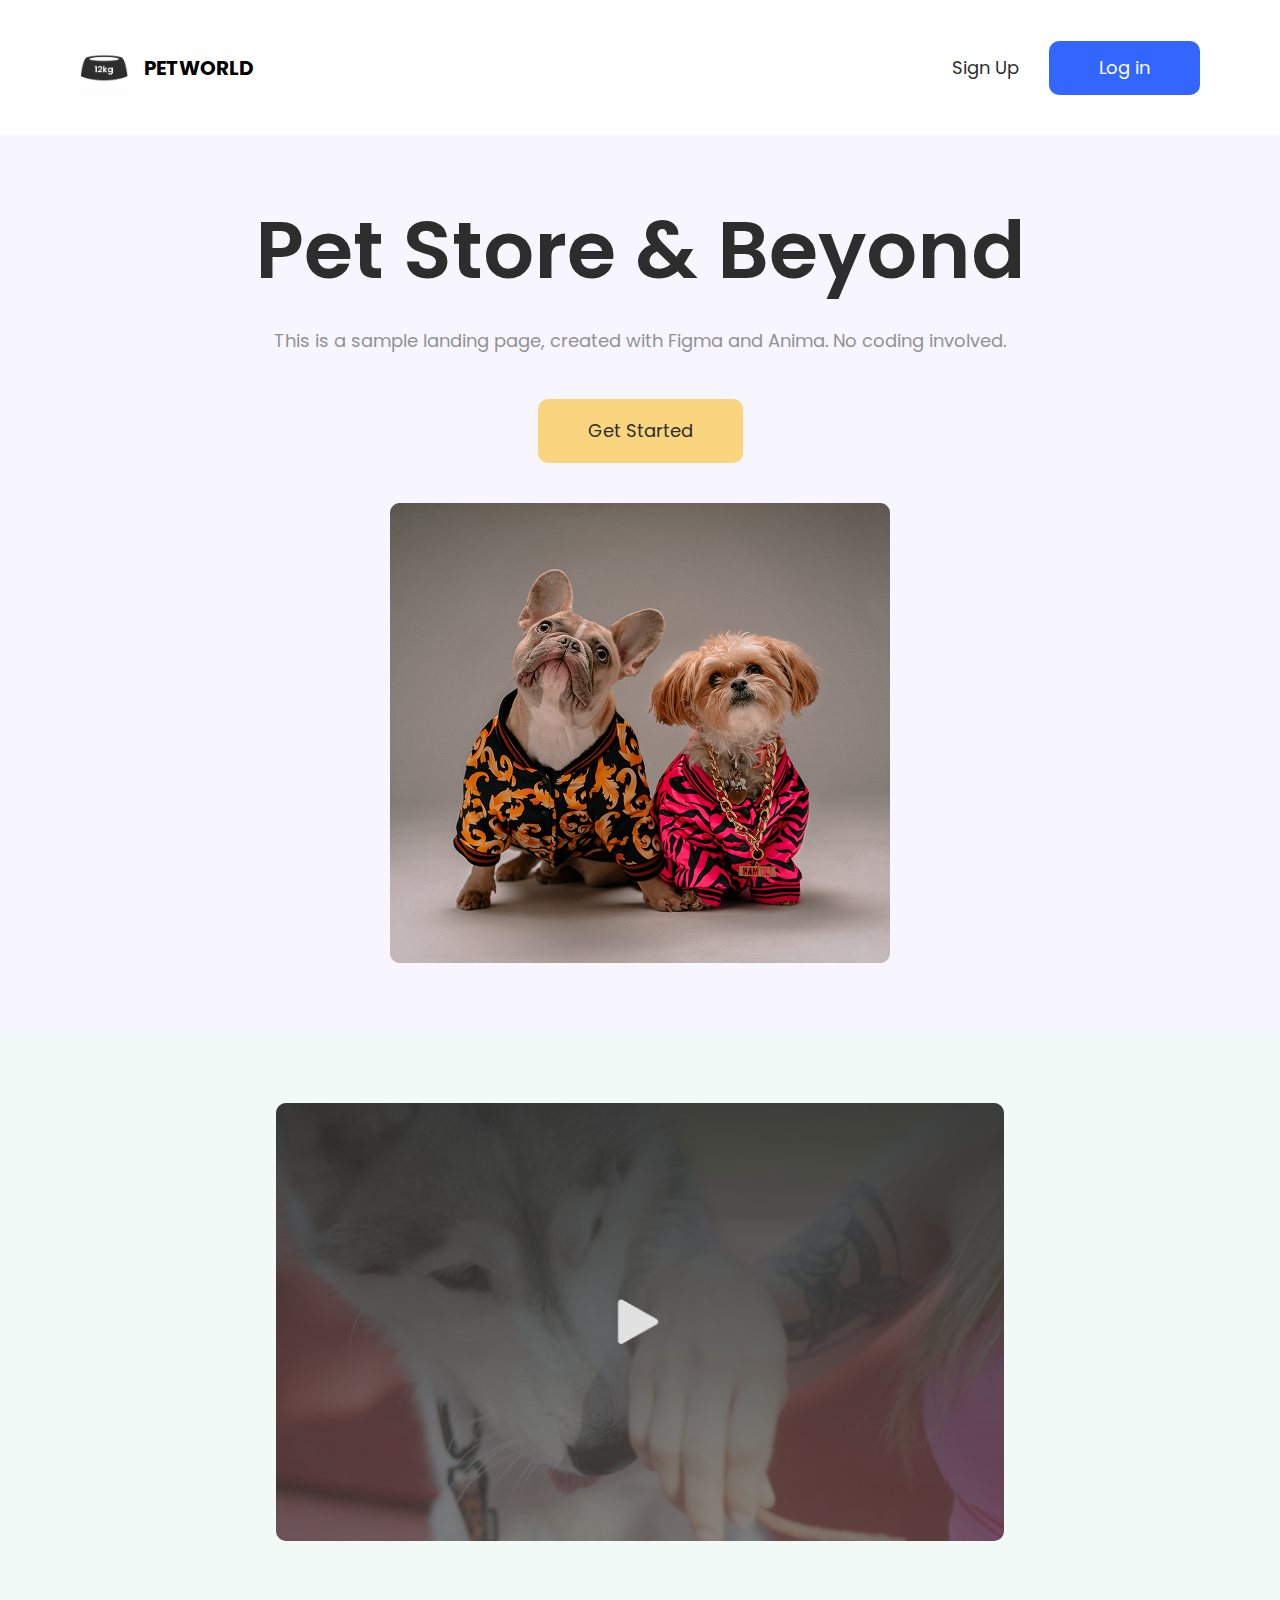
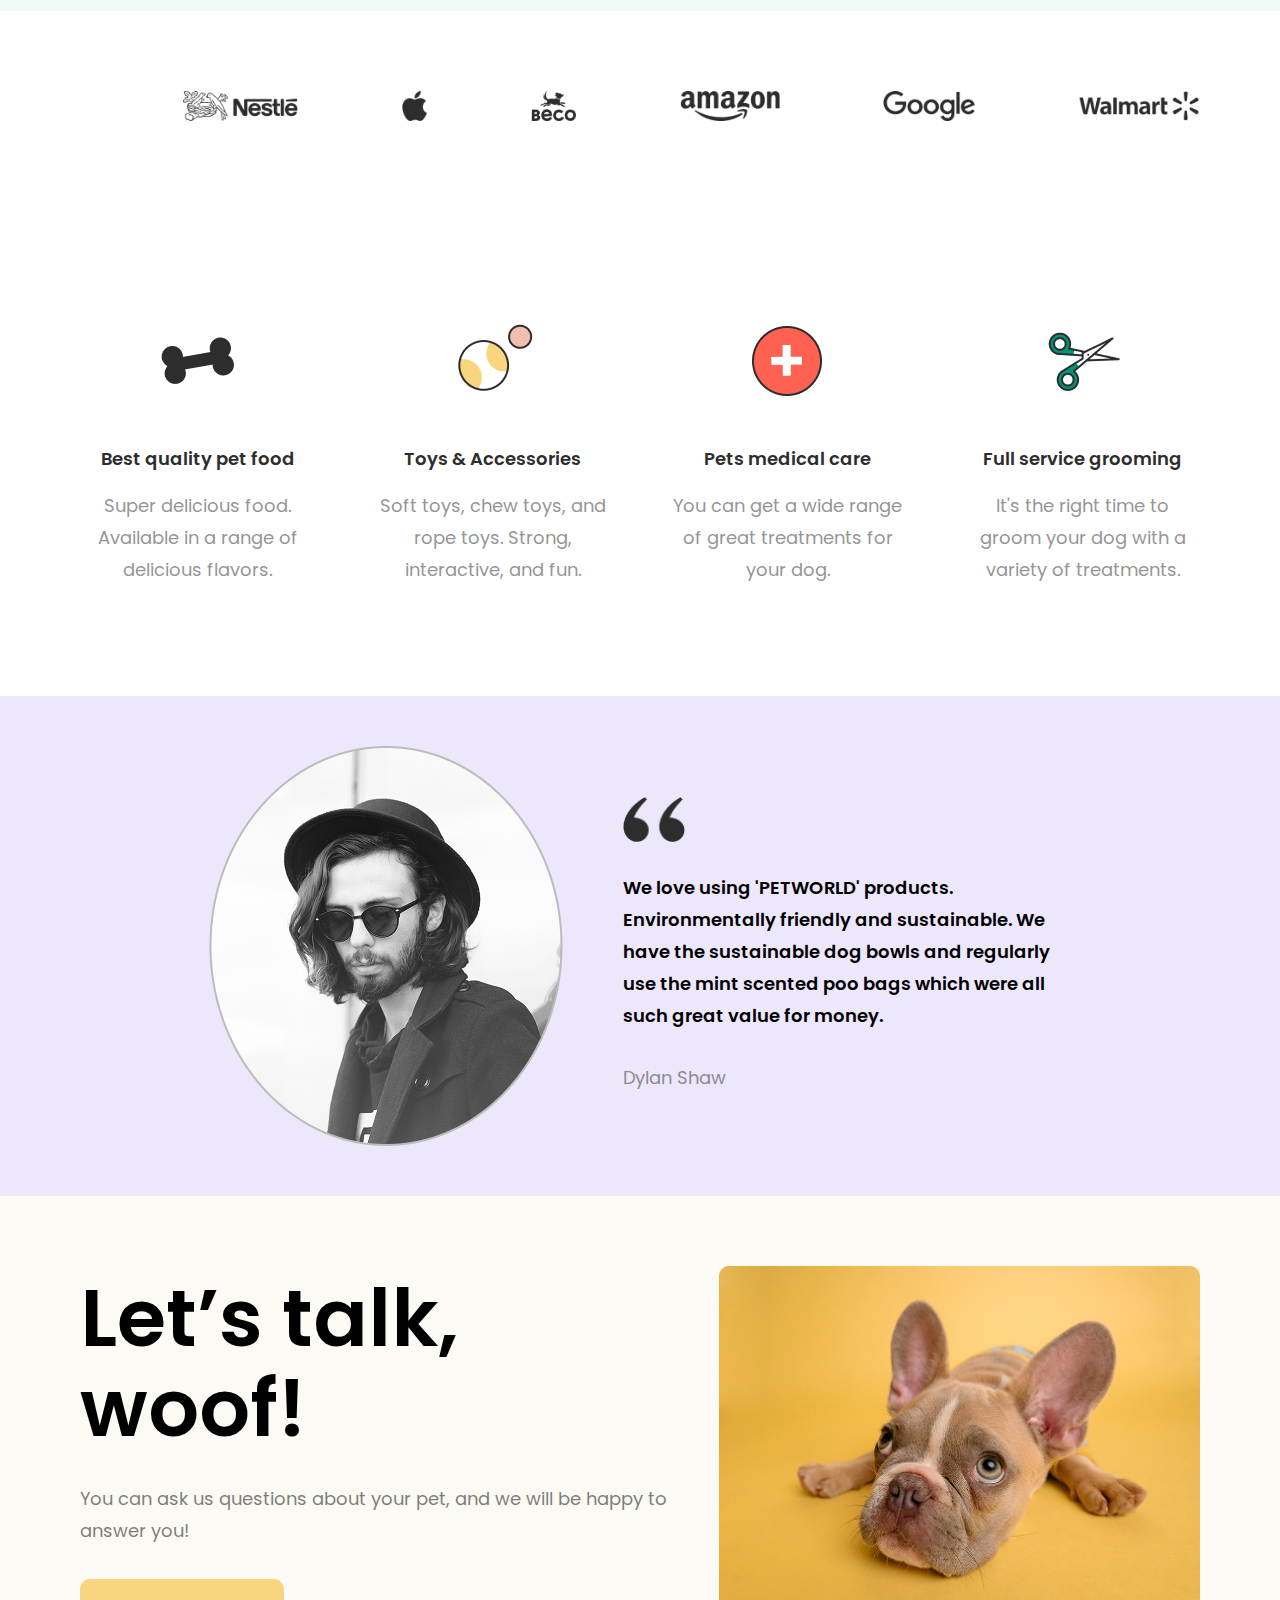
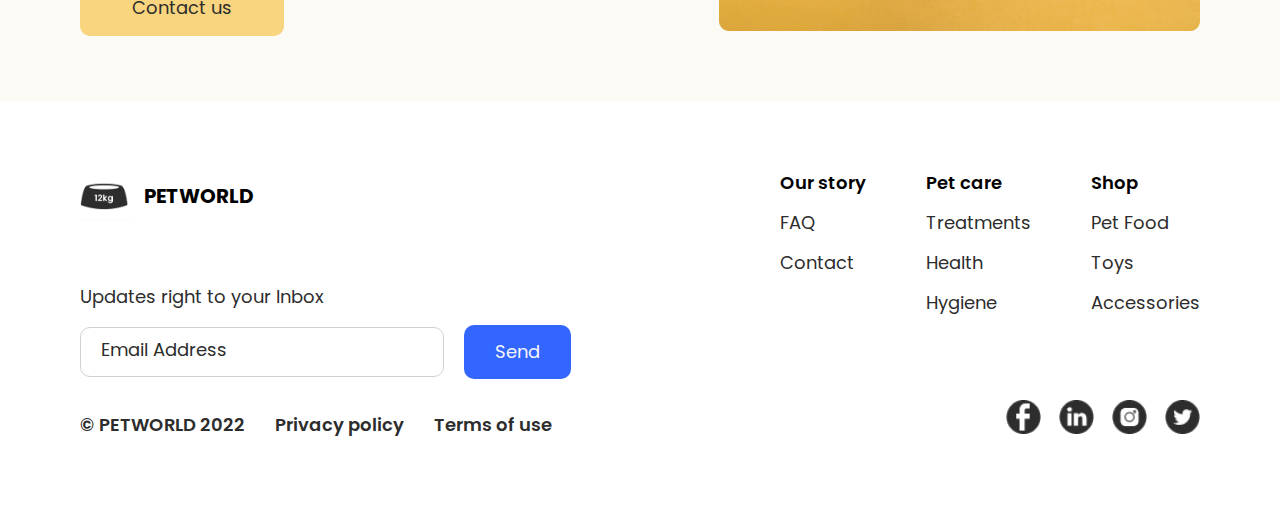
<file: Gevorg_Alexanyan/homevork/home/home.html>
<!DOCTYPE html>
<html lang="en">

<head>
    <meta charset="UTF-8">
    <meta name="viewport" content="width=device-width, initial-scale=1.0">
    <link rel="preconnect" href="https://fonts.googleapis.com">
    <link rel="preconnect" href="https://fonts.gstatic.com" crossorigin>
    <link
        href="https://fonts.googleapis.com/css2?family=Poppins:ital,wght@0,100;0,200;0,300;0,400;0,500;0,600;0,700;0,800;0,900;1,100;1,200;1,300;1,400;1,500;1,600;1,700;1,800;1,900&display=swap"
        rel="stylesheet">
    <link rel="stylesheet" href="../home/home.css">
    <title>Home</title>
</head>

<body>
    <header class="container">
        <div class="header_logo">
            <img src="../img/header/logo.main.png" alt="">
            <h1>petworld</h1>
        </div>
        <div class="header_list">
            <div class="header_list_btn_1">
                <a href="">Sign Up </a>
            </div>
            <div class="header_list_btn_2">
                <a href="">Log in</a>
            </div>
        </div>
    </header>
    <section class="sec_1_1">
        <div class="container sec_1">
            <div class="sec_1_info">
                <h2>Pet Store & Beyond</h2>
                <p>This is a sample landing page, created with Figma and Anima. No coding involved.</p>
                <div class="sec_1_info_btn">
                    <a href="">Get Started</a>
                </div>
            </div>
            <img src="../img/sec_1/Image.png" alt="" class="sec_1_img">
        </div>
    </section>
    <section class="sec_2_2">
        <div class="sec_2 container ">
            <div class="sec_2_1">
                <img src="../img/sec_2/Video.png" alt="">
            </div>
        </div>
    </section>
    <section class="container">
        <div class="sec_3">
            <a href="">
                <a href=""> <img src="../img/sec_3/Nestle.png" alt=""></a>
                <a href=""> <img src="../img/sec_3/aplle.png" alt=""></a>
                <a href=""> <img src="../img/sec_3/Beco.png" alt=""></a>
                <a href=""> <img src="../img/sec_3/Amazon_logo 2.png" alt=""></a>
                <a href=""> <img src="../img/sec_3/Google.png" alt=""></a>
                <a href=""> <img src="../img/sec_3/Walmart.png" alt=""></a>
        </div>
        <div class="sec_3_hidden">
            <div class="sec_3_1">
                <a href=""> <img src="../img/sec_3/Nestle.png" alt=""></a>
                <a href=""> <img src="../img/sec_3/aplle.png" alt=""></a>
                <a href=""> <img src="../img/sec_3/Beco.png" alt=""></a>
                <a href=""> <img src="../img/sec_3/Amazon_logo 2.png" alt=""></a>
            </div>
            <div class="sec_3_2">
                <a href=""> <img src="../img/sec_3/Google.png" alt=""></a>
                <a href=""><img src="../img/sec_3/Walmart.png" alt=""></a>
            </div>
        </div>
    </section>
    <section class="sec_4 container">
        <div class="sec_4_card">
            <img src="../img/sec_4/Pet food icon.png" alt="">
            <div>
                <h3>Best quality pet food</h3>
                <p>Super delicious food. Available in a range of delicious flavors.</p>
            </div>
        </div>
        <div class="sec_4_card">
            <img src="../img/sec_4/Accessories icon.png" alt="">
            <div>
                <h3>Toys & Accessories</h3>
                <p>Soft toys, chew toys, and rope toys. Strong, interactive, and fun.</p>
            </div>
        </div>
        <div class="sec_4_card">
            <img src="../img/sec_4/Medical icon.png" alt="">
            <div>
                <h3>Pets medical care</h3>
                <p>You can get a wide range of great treatments for your dog.</p>
            </div>
        </div>
        <div class="sec_4_card">
            <img src="../img/sec_4/Grooming icon.png" alt="">
            <div>
                <h3>Full service grooming</h3>
                <p>It's the right time to groom your dog with a variety of treatments.</p>
            </div>
        </div>
    </section>
    <section class="sec_5_5 ">
        <div class="sec_5 container">
            <img src="../img/sec_5/Image (Desktop).png" alt="" class="sec_5_img">
            <div>
                <img src="../img/sec_5/Quote icon.png" alt="">
                <p>We love using 'PETWORLD' products. Environmentally friendly and sustainable.
                    We have the sustainable dog bowls and regularly use the mint scented poo bags which were all such
                    great value for money.</p>
                <a href="">Dylan Shaw</a>
            </div>
        </div>
    </section>
    <section class="sec_6_6">
        <div class="sec_6 container">
            <div class="sec_6_info">
                <h2>Let’s talk, woof! </h2>
                <p>You can ask us questions about your pet, and we will be happy to answer you!</p>
                <div class="sec_6_btn">
                    <a href="">Contact us</a>
                </div>
            </div>
            <img src="../img/sec_6/Image.png" alt="">
        </div>
    </section>
    <footer class="container">
        <div class="footer_part_1">
            <div class="footer_logo">
                <img src="../img/header/logo.main.png" alt="">
                <h1>petworld</h1>
            </div>
            <form class="footer_part_1_2">
                <label for="">Updates right to your Inbox</label>
                <div>
                    <input type="email" placeholder="Email Address">
                    <button>Send</button>
                </div>
            </form>
            <div class="footer_part_1_3">
                <a href="">© PETWORLD 2022</a>
                <a href="">Privacy policy</a>
                <a href="">Terms of use</a>
            </div>
        </div>
        <div class="footer_part_2">
         <div class="footer_part_2_1">
            <div>
                <h4>Our story</h4>
                <a href="">FAQ</a>
                <a href="">Contact</a>
            </div>
            <div>
                <h4>Pet care</h4>
                <a href="">Treatments</a>
                <a href="">Health</a>
                <a href="">Hygiene </a>
            </div>
            <div>
                <h4>Shop</h4>
                <a href="">Pet Food</a>
                <a href="">Toys</a>
                <a href="">Accessories</a>
            </div>
         </div>
         <div class="footer_part_2_2">
            <a href="">
                <img src="../img/footer/Facebook.png" alt="">
            </a>
            <a href="">
                <img src="../img/footer/Linkedin.png" alt="">
            </a>
            <a href="">
                <img src="../img/footer/Instagram.png" alt="">
            </a>
            <a href="">
                <img src="../img/footer/Twitter.png" alt="">
            </a>
         </div>
        </div>
        <div class="footer_hidden">
            <div class="footer_logo">
                <img src="../img/header/logo.main.png" alt="">
                <h1>petworld</h1>
            </div>
            <form class="footer_part_1_2">
                <label for="">Updates right to your Inbox</label>
                <div>
                    <input type="email" placeholder="Email Address">
                    <button>Send</button>
                </div>
            </form>
            <div class="footer_part_2_1">
                <div>
                    <input type="radio" id="item_1" name="list">
                    <label for="item_1">
                        <h4>Our story</h4>
                    </label>
                    <a href="">FAQ</a>
                    <a href="">Contact</a>
                </div>
                <div>
                    <input type="radio" id="item_2" name="list">
                    <label for="item_2">
                        <h4>Pet care</h4>
                    </label>
                    <a href="">Treatments</a>
                    <a href="">Health</a>
                    <a href="">Hygiene </a>
                </div>
                <div>
                    <input type="radio" id="item_3" name="list">
                    <label for="item_3">
                        <h4>Shop</h4>
                    </label>
                    <a href="">Pet Food</a>
                    <a href="">Toys</a>
                    <a href="">Accessories</a>
                </div>
             </div>
             <div class="footer_part_1_3">
                <a href="">© PETWORLD 2022</a>
                <a href="">Privacy policy</a>
                <a href="">Terms of use</a>
            </div>
            <div class="footer_part_2_2">
                <a href="">
                    <img src="../img/footer/Facebook.png" alt="">
                </a>
                <a href="">
                    <img src="../img/footer/Linkedin.png" alt="">
                </a>
                <a href="">
                    <img src="../img/footer/Instagram.png" alt="">
                </a>
                <a href="">
                    <img src="../img/footer/Twitter.png" alt="">
                </a>
             </div>
        </div>
    </footer>
</body>

</html>
</file>
<file: Gevorg_Alexanyan/homevork/home/home.css>
*{
   margin: 0;
   padding: 0;
   box-sizing: border-box;
   font-family: "Poppins";
}

:root{
    --bleck: rgba(45, 45, 45, 1);
    --blue:  rgba(51, 102, 255, 1);
    --white: rgba(255, 255, 255, 1);
    --bg-white: rgba(247, 245, 253, 1);
    --oringr: rgba(248, 213, 126, 1);
    --bg-img: linear-gradient(180deg, rgba(45, 45, 45, 0.9) 0%, rgba(45, 45, 45, 0.5) 100%);
    --bg-sec_2:rgba(242, 250, 248, 1);
    --bg-sec_5: rgba(236, 231, 251, 1);
    --bg-sec_6: rgba(252, 250, 245, 1);
    --border: 1px solid rgba(208, 208, 208, 1)
}

.container{
    max-width: 1280px;
    margin:auto; 
} 

a{
    text-decoration: none;
    color: var(--bleck);
}

header{
    display: flex;
    flex-direction: row;
    justify-content: space-between;
    align-items: center;
    padding: 40.5px 0;
}
.header_logo{
    display: flex;
    flex-direction: row;
    align-items: center;
    justify-content: center;
    gap: 10px;
    height: 50px;
}
.header_logo h1{
    font-weight: 700;
    font-size: 20px;
    line-height: 20px;
    letter-spacing: 0%;
    text-transform: uppercase;
} 
.header_logo img{
    height: 100%;
    object-fit: contain;
}
.header_list{
    display: flex;
    flex-direction: row;
    align-items: center;
    gap: 30px;
}
.header_list a{
    font-weight: 400;
    font-size: 18px;
    line-height: 32px;
    letter-spacing: 0%;   
}
.header_list_btn_2{
    padding: 11px 50px;
    border-radius: 10px;
    background-color: var(--blue);
}
.header_list_btn_2 a{
    color: var(--white);
}

/* --------------------------sec_1--------------------------- */
    

.sec_1_1{
    background-color:  var(--bg-white);
    padding: 70px 0;
}

.sec_1{
    display: flex;
    flex-direction: row;
    align-items: center;
    justify-content: space-between;
    background-color: var(--bg-white);
    gap: 30px;
}
.sec_1_info{
    display: flex;
    flex-direction: column;
    gap: 30px;
    width: 35vw;
}
.sec_1_info h2{
    font-weight: 600;
    font-size: 80px;
    line-height: 90px;
    letter-spacing: 0%;  
    color: var(--bleck);
}
.sec_1_info p {
    font-weight: 400;
    font-size: 18px;
    line-height: 32px;
    letter-spacing: 0%;
    color: var(--bleck);
    opacity: 50%;
}
.sec_1_info_btn a{
     padding: 16px 50px;
     border-radius: 10px;
     background-color: var(--oringr);
     font-weight: 400;
     font-size: 18px;
     line-height: 32px;
     letter-spacing: 0%;
     text-align: center;
     vertical-align: middle; 
     margin-top: 12px;
     display: inline-block;   
}
.sec_1_img{
    width: 500px;
    object-fit: cover;
}

/* -----------------------------sec_2---------------------------------- */
.sec_2_2{
    background-color: var(--bg-sec_2);
}
.sec_2{
    display: flex;
    align-items: center;
    justify-content: center;
    padding: 70px 0;
    background-image: url(../img/sec_2/Polygon.png);
    background-repeat: no-repeat;
    background-position: center;
    background-color: var(--bg-sec_2);
}
.sec_2_1{
    display: inline-flex;
    width: 65%;
    background: var(--bg-img);
    border-radius: 10px;
}
.sec_2 img{
    width: 100%;
    object-fit: contain;
    opacity: 80%;
    border-radius: 10px;
}

/* -------------------------sec_3--------------------------------- */

.sec_3{
   display: flex;
   flex-direction: row;
   align-items: center;
   padding: 80px 0;
   justify-content: space-between;
}
.sec_3_hidden{
    display: flex;
    flex-direction: column;
    align-items: center;
    gap: 25px;
    display: none;
    padding: 40px 0;
}
.sec_3_hidden div{
    display: flex;
    flex-direction: row;
    align-items: center;
    gap: 25px;
}


.sec_3 img{
     height: 35px;
     object-fit: contain;
}

/* ---------------------sec_4------------------------------- */

.sec_4{
   display: grid;
   grid-template-columns: repeat(4, 1fr);
   gap: 60px;
   margin-top:110px;
   margin-bottom: 110px;
}
.sec_4_card{
    display: flex;
    align-items: center;
    flex-direction: column;
    gap: 40px;
}
.sec_4_card div{
    display: flex;
    flex-direction: column;
    align-items: center;
    gap: 15px;
}
.sec_4_card div h3{
    font-weight: 600;
    font-size: 18px;
    line-height: 32px;
    letter-spacing: 0%;
    color: var(--bleck);
}
.sec_4_card div p{
    font-weight: 400;
    font-size: 18px;
    line-height: 32px;
    letter-spacing: 0%;
    text-align: center;
    color: var(--bleck);
    opacity: 50%;
}

/* -----------------------sec_5-------------------------------- */

.sec_5_5{
    background-color: var(--bg-sec_5);
}
.sec_5{
  display: flex;
  flex-direction: row;
  justify-content: center;
  align-items: center;
  gap: 60px;
  padding-top: 50px;
  padding-bottom: 50px;
}
.sec_5 div{
    width: 60vw;
}
.sec_5 div{
    width: 35vw;
    display: flex;
    flex-direction: column;
    gap: 30px;
}
.sec_5 div img{
    width: 62px;
    object-fit: contain;
}
.sec_5 div p{
    font-weight: 600;
    font-size: 18px;
    line-height: 32px;
    letter-spacing: 0%;
}
.sec_5 div a{
    font-weight: 400;
    font-size: 18px;
    line-height: 32px;
    letter-spacing: 0%;
    opacity: 50%;
}

/* ------------------------sec_6------------------------------- */

.sec_6_6{
   background-color: var(--bg-sec_6);
}
.sec_6{
    display: flex;
    flex-direction: row;
    align-items: center;
    padding-top: 70px;
    padding-bottom: 70px;
    gap: 100px;
    justify-content: space-between;
}
.sec_6_info{
    display: flex;
    flex-direction: column;
    gap: 30px;
    width: 40%;
}
.sec_6 img{
    width: 45%;
}
.sec_6_info h2{
    font-weight: 600;
    font-size: 80px;
    line-height: 90px;
    letter-spacing: 0%;
    vertical-align: middle;
}
.sec_6_info p{
    font-weight: 400;
    font-size: 18px;
    line-height: 32px;
    letter-spacing: 0%;
    opacity: 50%;
}
.sec_6_btn a{
    padding: 16px 52px;
    border-radius: 10px;
    background-color: var(--oringr);
    font-weight: 400;
    font-size: 18px;
    line-height: 32px;
    letter-spacing: 0%;
    text-align: center;
    vertical-align: middle;
}
.sec_6_btn{
    margin-top: 15px;
}

/* ---------------------footer----------------------------- */


footer{
    display: flex;
    flex-direction: row;
    justify-content: space-between;
    padding-top: 70px;
    padding-bottom: 70px;
}
.footer_part_1{
    display: flex;
    flex-direction: column;
    align-items: start;
    gap: 30px;
}
.footer_logo{
    display: flex;
    flex-direction: row;
    align-items: center;
    justify-content: center;
    gap: 10px;
    height: 50px;
    margin-bottom: 30px;
}
.footer_logo h1{
    font-weight: 700;
    font-size: 20px;
    line-height: 20px;
    letter-spacing: 0%;
    text-transform: uppercase;
} 
.footer_logo img{
    height: 100%;
    object-fit: contain;
}
.footer_part_1_2 label{
    font-weight: 400;
    font-size: 18px;
    line-height: 32px;
    letter-spacing: 0%;
    vertical-align: middle;
    color: var(--bleck);
}
.footer_part_1_2 div{
    display: flex;
    flex-direction: row;
    align-items: center;
    gap: 20px;
    margin-top: 12px;
}
.footer_part_1_2 input{
    padding: 14px 85px 14px 20px;
    border: var(--border);
    outline: none;
    border-radius: 10px;
}
.footer_part_1_2 input::placeholder{
    font-weight: 400;
    font-size: 18px;
    line-height: 32px;
    letter-spacing: 0%;  color: var(--bleck);
}
.footer_part_1_2 button{
    padding: 11px 31px;
    border-radius: 10px;
    border: none;
    background-color: var(--blue);
    color: var(--bg-white);
    font-weight: 400;
    font-size: 18px;
    line-height: 32px;
    letter-spacing: 0%;
    text-align: center;    
}
.footer_part_1_3{
    display: flex;
    flex-direction: row;
    gap: 30px;
}
.footer_part_1_3 a{
    font-weight: 600;
    font-size: 18px;
    line-height: 32px;
    letter-spacing: 0%;
    vertical-align: middle;
}
.footer_part_2{
    display: flex;
    flex-direction: column;
    justify-content: space-between;
   
}
.footer_part_2_1{
    display: flex;
    flex-direction: row;
    align-items: start;
    gap: 60px;
}
.footer_part_2_1 div{
    display: flex;
    flex-direction: column;
    align-items: start;
    gap: 16px;
}
.footer_part_2_1 div a{
    font-weight: 400;
    font-size: 18px;
    line-height: 24px;
    letter-spacing: 0%;
    vertical-align: middle;    
}
.footer_part_2_1 div h4{
    font-weight: 600;
    font-size: 18px;
    line-height: 24px;
    letter-spacing: 0%;
    vertical-align: middle;    
}
.footer_part_2_2{
    display: flex;
    flex-direction: row;
    align-items: center;
    justify-content: end;
    gap: 18px;
}
.footer_part_2_2 img{
    height: 34px;
    object-fit: contain;
}

/* -----------------------------footer-hidden----------------------------- */
.footer_hidden{
    display: flex;
    align-items: start;
    flex-direction: column;
    gap: 40px;
    display: none;
}

.footer_hidden .footer_part_1_2 div{
    display: flex;
    flex-direction: column;
}
.footer_hidden .footer_part_1_2 div button{
    width: 100%;
}
.footer_hidden .footer_part_2_1{
    display: flex;
    flex-direction: column;
    align-items: start;
    gap: 20px;
}
.footer_hidden .footer_part_1_3{
    display: flex;
    flex-direction: column-reverse;
    align-items: start;
    gap: 20px;
}
.footer_hidden .footer_part_2_1 input{
    display: none;
}
.footer_hidden .footer_part_2_1 a{
    display: none;
}

.footer_hidden .footer_part_2_1 input:checked~a{
    display: inline-block;
}

@media screen and (max-width:1280px){
    .container{
         padding-left: 80px !important;
         padding-right: 80px !important;
    } 
    .sec_1{
        flex-direction: column;
        align-items: center;
        gap: 40px;
    }
    .sec_1_info{
        align-items: center;
        width: 100%;
    }
    .sec_1_info h2{
        text-align: center;
    }
    .sec_1_info p{
        text-align: center;
    }
    .sec_3 img{
        height: 30px;
        object-fit: contain;
   }
   .sec_6{
       gap: 50px;
   }
   .sec_6_info{
      width: 55%;
   }
}
@media screen and (max-width:1100px){
    .sec_4{
        display: grid;
        grid-template-columns: repeat(2, 1fr);  
    }
    .sec_5 div{
        width: 40vw;
    }
    .sec_6{
        display: flex;
        flex-direction: column;
    }
    .sec_6_info{
        align-items: center;
        width: 65%;
    }
    .sec_6_info h2{
        text-align: center;
    }
    .sec_6_info p{
        text-align: center;
    }
    .sec_6 img{
        width: 65%;
    }
    footer{
          flex-direction: column;
          gap: 50px;
    }
}
@media screen and (max-width:900px){
    .container{
        padding-left: 50px !important;
        padding-right: 50px !important;
     }
     .sec_3_hidden img{
        height: 30px;
        object-fit: contain;
   }
    .sec_3{
        display: none;
    }
    .sec_3_hidden{
        display: flex;
    }
    .sec_5{
        flex-direction: column;
    }
    .sec_5 div{
        width: 60vw;
    }
    .sec_6_info{
        width: 85%;
    }
    .sec_6 img{
        width: 85%;
    }
    .sec_6_info h2{ 
        font-weight: 600;
        font-size: 50px;
        line-height: 60px;
        letter-spacing: 0%;
        text-align: center;
        vertical-align: middle;
    }
    .footer_part_1,
    .footer_part_2{
        display: none;
    }
    .footer_hidden{
        display: flex;
    }
}


@media screen and (max-width:600px) {
     .container{
        padding-left: 40px !important;
        padding-right: 40px !important;
     }
     header{
        padding: 20px 0;
     }
     .header_logo{
        height: 70px;
     }
     .header_list{
        display: none;
     }
     .sec_1_img{
        width: 85vw;
        object-fit: cover;
        margin-top: 20px;
    }
    .sec_1_info h2{
        font-weight: 600;
        font-size: 50px;
        line-height: 60px;
        letter-spacing: 0%;
    }
    .sec_1_info_btn a{
        margin-top: 40px;   
    }
    .sec_2_1{
    width: 85vw;
    }
    .sec_3_hidden div{
     gap: 15px;
    }
    .sec_3_hidden img{
        height: 25px;
        object-fit: contain;
    } 
    .sec_4{
        display: grid;
        grid-template-columns: repeat(1, 1fr);  
    }
    .sec_5 div{
        width: 82vw;
    }
    .sec_5_img{
        width: 260px;
    } 
    .sec_6_info{
        width: 90%;
    }
    .sec_6 img{
        width: 85%;
    }
}

@media screen and (max-width:375px) {
    .container{
        padding-left: 20px !important;
        padding-right: 20px !important;
     }
}
</file>
